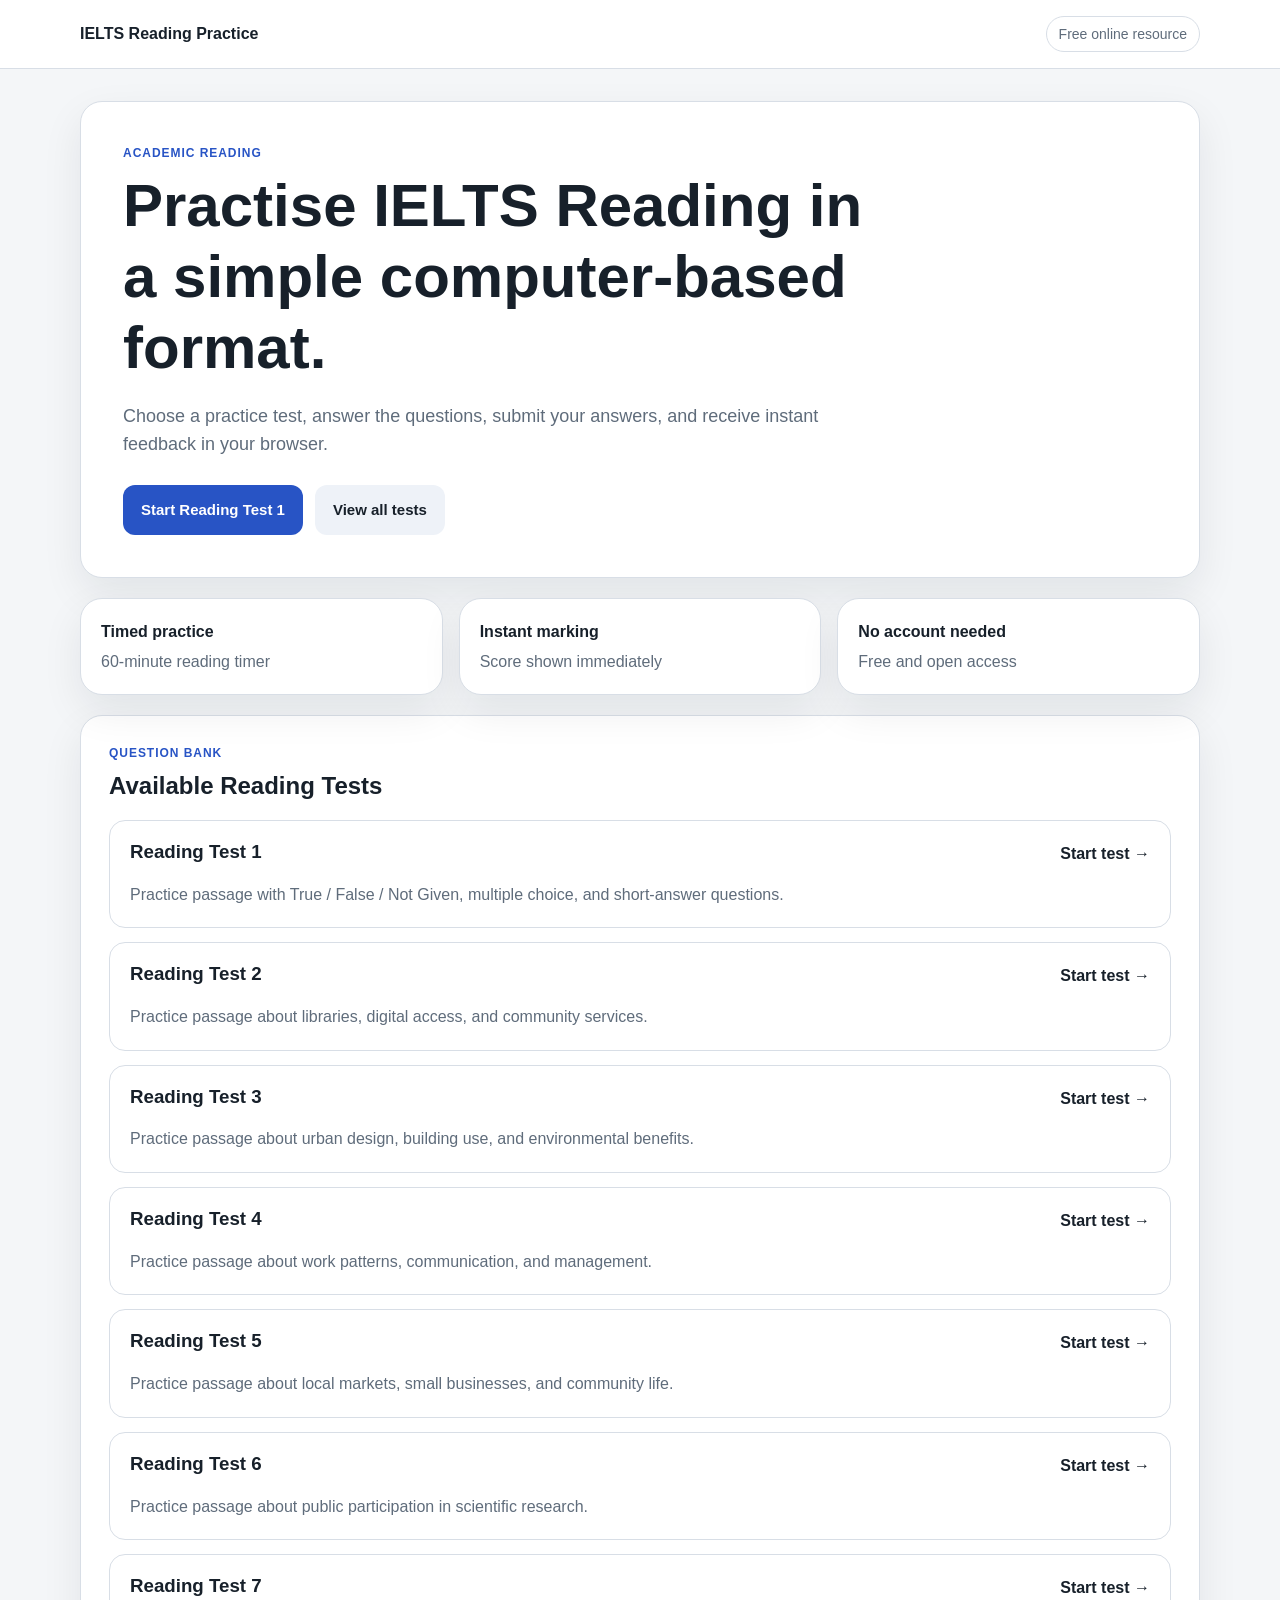
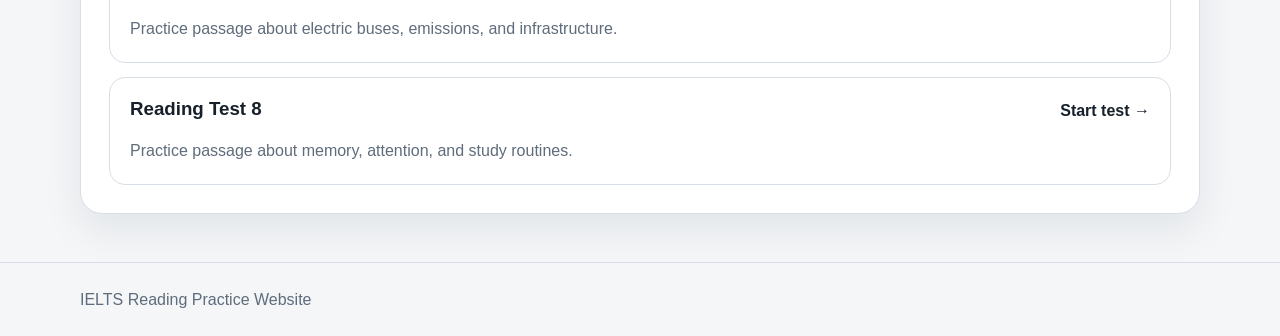
<file: index.html>
<!DOCTYPE html>
<html lang="en">
<head>
  <meta charset="UTF-8" />
  <meta name="viewport" content="width=device-width, initial-scale=1.0" />
  <title>IELTS Reading Practice</title>
  <link rel="stylesheet" href="css/style.css" />
</head>
<body>
  <header class="site-header">
    <div class="container header-inner">
      <a class="brand" href="index.html">IELTS Reading Practice</a>
      <span class="badge">Free online resource</span>
    </div>
  </header>

  <main class="container home-layout">
    <section class="hero card">
      <p class="eyebrow">Academic Reading</p>
      <h1>Practise IELTS Reading in a simple computer-based format.</h1>
      <p class="hero-text">
        Choose a practice test, answer the questions, submit your answers, and receive instant feedback in your browser.
      </p>
      <div class="hero-actions">
        <a class="button primary" href="test.html?test=reading-test-1">Start Reading Test 1</a>
        <a class="button secondary" href="#tests">View all tests</a>
      </div>
    </section>

    <section class="stats-grid" aria-label="Website features">
      <article class="mini-card">
        <strong>Timed practice</strong>
        <span>60-minute reading timer</span>
      </article>
      <article class="mini-card">
        <strong>Instant marking</strong>
        <span>Score shown immediately</span>
      </article>
      <article class="mini-card">
        <strong>No account needed</strong>
        <span>Free and open access</span>
      </article>
    </section>

    <section id="tests" class="card">
      <div class="section-heading">
        <p class="eyebrow">Question bank</p>
        <h2>Available Reading Tests</h2>
      </div>
      <div id="test-list" class="test-list">
        <p>Loading tests...</p>
      </div>
    </section>
  </main>

  <footer class="site-footer">
    <div class="container">IELTS Reading Practice Website</div>
  </footer>

  <script src="js/home.js"></script>
</body>
</html>
</file>
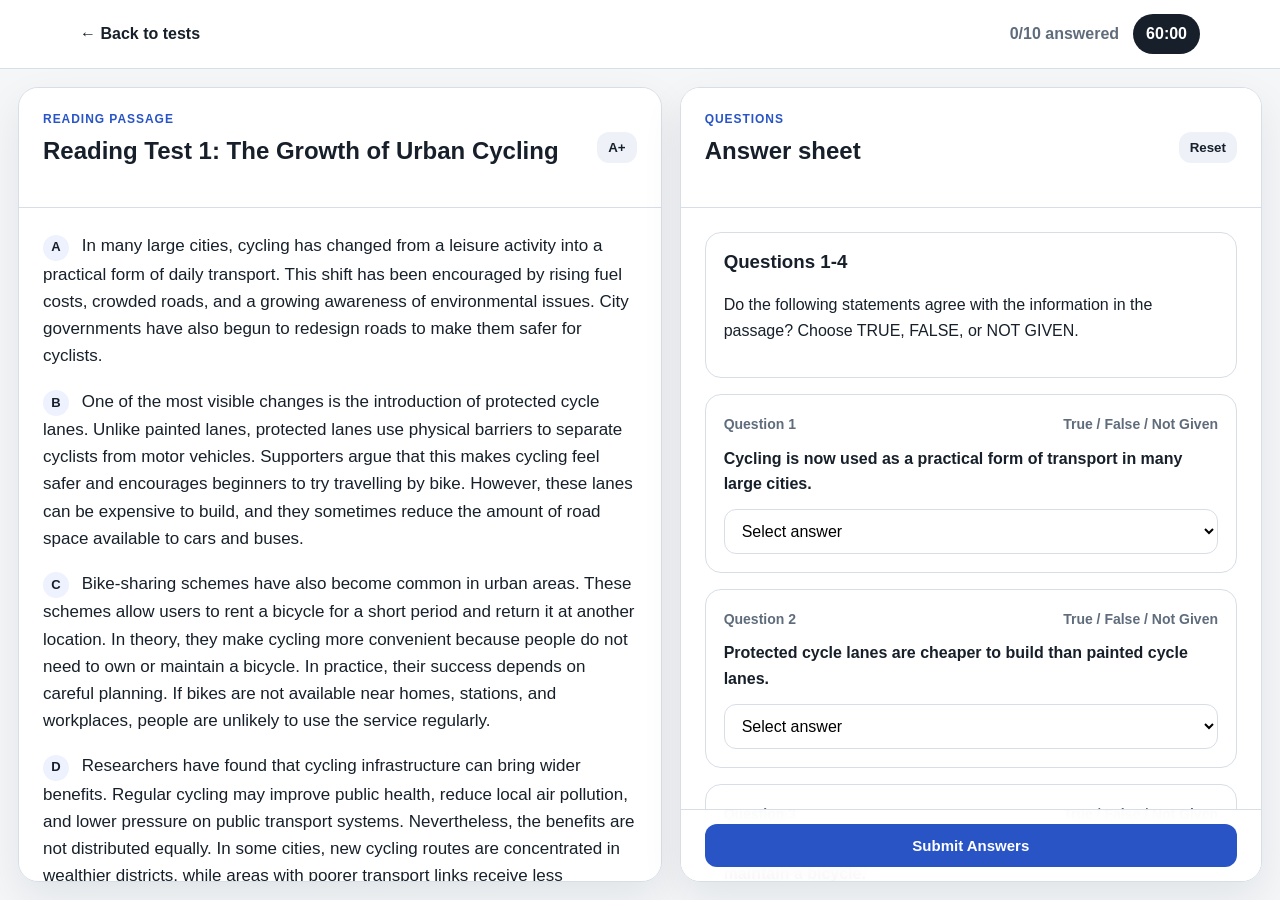
<file: test.html>
<!DOCTYPE html>
<html lang="en">
<head>
  <meta charset="UTF-8" />
  <meta name="viewport" content="width=device-width, initial-scale=1.0" />
  <title>IELTS Reading Test</title>
  <link rel="stylesheet" href="css/style.css" />
</head>
<body>
  <header class="test-header">
    <div class="container test-header-inner">
      <a class="back-link" href="index.html">← Back to tests</a>
      <div class="test-status">
        <span id="question-progress">0 answered</span>
        <span id="timer" class="timer">60:00</span>
      </div>
    </div>
  </header>

  <main class="test-shell">
    <section class="passage-panel" aria-label="Reading passage">
      <div class="panel-toolbar">
        <div>
          <p class="eyebrow">Reading passage</p>
          <h1 id="test-title">Loading...</h1>
        </div>
        <button id="increase-font" class="small-button" type="button">A+</button>
      </div>
      <article id="passage" class="passage-content"></article>
    </section>

    <section class="questions-panel" aria-label="Questions">
      <div class="panel-toolbar sticky-toolbar">
        <div>
          <p class="eyebrow">Questions</p>
          <h2>Answer sheet</h2>
        </div>
        <button id="reset-test" class="small-button" type="button">Reset</button>
      </div>

      <form id="answers-form" class="questions-form"></form>

      <div class="submit-bar">
        <button id="submit-button" class="button primary full-width" type="button">Submit Answers</button>
      </div>

      <section id="result" class="result-box hidden" aria-live="polite"></section>
    </section>
  </main>

  <script src="js/app.js"></script>
</body>
</html>
</file>
<file: css/style.css>
:root {
  --bg: #f4f6f8;
  --panel: #ffffff;
  --text: #17202a;
  --muted: #5f6c7b;
  --border: #d8dee6;
  --primary: #2854c5;
  --primary-dark: #1e3f94;
  --good-bg: #eaf7ef;
  --good-text: #176b35;
  --bad-bg: #fff0f0;
  --bad-text: #a32626;
  --warning-bg: #fff8e5;
  --warning-text: #7a5600;
  --shadow: 0 16px 40px rgba(15, 23, 42, 0.08);
}

* {
  box-sizing: border-box;
}

body {
  margin: 0;
  font-family: Arial, Helvetica, sans-serif;
  background: var(--bg);
  color: var(--text);
  line-height: 1.6;
}

.container {
  width: min(1120px, calc(100% - 32px));
  margin: 0 auto;
}

.site-header,
.test-header {
  background: var(--panel);
  border-bottom: 1px solid var(--border);
}

.site-header {
  position: sticky;
  top: 0;
  z-index: 20;
}

.header-inner,
.test-header-inner {
  display: flex;
  align-items: center;
  justify-content: space-between;
  min-height: 68px;
  gap: 16px;
}

.brand,
.back-link {
  color: var(--text);
  font-weight: 700;
  text-decoration: none;
}

.badge {
  border: 1px solid var(--border);
  border-radius: 999px;
  padding: 6px 12px;
  color: var(--muted);
  font-size: 14px;
}

.home-layout {
  padding: 32px 0 48px;
}

.card,
.mini-card {
  background: var(--panel);
  border: 1px solid var(--border);
  border-radius: 22px;
  box-shadow: var(--shadow);
}

.hero {
  padding: 42px;
}

.eyebrow {
  margin: 0 0 8px;
  color: var(--primary);
  font-size: 12px;
  font-weight: 700;
  letter-spacing: 0.08em;
  text-transform: uppercase;
}

h1,
h2,
h3 {
  margin-top: 0;
  line-height: 1.18;
}

.hero h1 {
  max-width: 780px;
  font-size: clamp(34px, 6vw, 60px);
  margin-bottom: 18px;
}

.hero-text {
  max-width: 720px;
  color: var(--muted);
  font-size: 18px;
}

.hero-actions {
  display: flex;
  gap: 12px;
  flex-wrap: wrap;
  margin-top: 26px;
}

.button,
.small-button {
  border: 0;
  border-radius: 12px;
  cursor: pointer;
  font-weight: 700;
  text-decoration: none;
  display: inline-flex;
  justify-content: center;
  align-items: center;
}

.button {
  padding: 13px 18px;
  font-size: 15px;
}

.small-button {
  background: #eef2f8;
  color: var(--text);
  padding: 8px 11px;
}

.primary {
  background: var(--primary);
  color: #fff;
}

.primary:hover {
  background: var(--primary-dark);
}

.secondary {
  background: #eef2f8;
  color: var(--text);
}

.full-width {
  width: 100%;
}

.stats-grid {
  display: grid;
  grid-template-columns: repeat(3, 1fr);
  gap: 16px;
  margin: 20px 0;
}

.mini-card {
  padding: 20px;
}

.mini-card strong,
.mini-card span {
  display: block;
}

.mini-card span {
  color: var(--muted);
  margin-top: 4px;
}

.section-heading {
  padding: 28px 28px 0;
}

.test-list {
  display: grid;
  gap: 14px;
  padding: 0 28px 28px;
}

.test-card {
  display: flex;
  justify-content: space-between;
  gap: 18px;
  padding: 20px;
  border: 1px solid var(--border);
  border-radius: 16px;
  text-decoration: none;
  color: var(--text);
  background: #fff;
}

.test-card:hover {
  border-color: var(--primary);
}

.test-card p {
  margin: 6px 0 0;
  color: var(--muted);
}

.site-footer {
  padding: 24px 0;
  color: var(--muted);
  border-top: 1px solid var(--border);
}

.test-header {
  position: sticky;
  top: 0;
  z-index: 30;
}

.test-status {
  display: flex;
  align-items: center;
  gap: 14px;
  color: var(--muted);
  font-weight: 700;
}

.timer {
  background: var(--text);
  color: #fff;
  border-radius: 999px;
  padding: 7px 13px;
  font-variant-numeric: tabular-nums;
}

.test-shell {
  display: grid;
  grid-template-columns: minmax(0, 1.05fr) minmax(360px, 0.95fr);
  gap: 18px;
  height: calc(100vh - 69px);
  padding: 18px;
}

.passage-panel,
.questions-panel {
  background: var(--panel);
  border: 1px solid var(--border);
  border-radius: 20px;
  overflow: auto;
  box-shadow: var(--shadow);
}

.panel-toolbar {
  display: flex;
  align-items: center;
  justify-content: space-between;
  gap: 16px;
  padding: 22px 24px;
  border-bottom: 1px solid var(--border);
  background: #fff;
}

.sticky-toolbar {
  position: sticky;
  top: 0;
  z-index: 5;
}

.passage-content {
  padding: 24px;
  font-size: 17px;
}

.passage-content.large-text {
  font-size: 19px;
}

.passage-content p {
  margin-top: 0;
  margin-bottom: 18px;
}

.questions-form {
  padding: 24px;
  padding-bottom: 96px;
}

.question-card {
  border: 1px solid var(--border);
  border-radius: 16px;
  padding: 18px;
  margin-bottom: 16px;
  background: #fff;
}

.question-card.correct {
  border-color: #a4dfb6;
  background: var(--good-bg);
}

.question-card.incorrect {
  border-color: #f1a3a3;
  background: var(--bad-bg);
}

.question-meta {
  display: flex;
  justify-content: space-between;
  gap: 12px;
  margin-bottom: 10px;
  color: var(--muted);
  font-size: 14px;
  font-weight: 700;
}

.question-text {
  margin: 0 0 12px;
  font-weight: 700;
}

.answer-input,
.answer-select {
  width: 100%;
  border: 1px solid var(--border);
  border-radius: 12px;
  padding: 12px 13px;
  font-size: 16px;
  background: #fff;
}

.options-list {
  display: grid;
  gap: 10px;
}

.option-item {
  display: flex;
  gap: 10px;
  align-items: flex-start;
  border: 1px solid var(--border);
  border-radius: 12px;
  padding: 11px;
  cursor: pointer;
  background: #fff;
}

.feedback {
  margin-top: 12px;
  padding: 12px;
  border-radius: 12px;
  background: #fff;
  color: var(--muted);
  font-size: 14px;
}

.submit-bar {
  position: sticky;
  bottom: 0;
  padding: 14px 24px;
  border-top: 1px solid var(--border);
  background: rgba(255, 255, 255, 0.94);
  backdrop-filter: blur(10px);
}

.result-box {
  margin: 0 24px 24px;
  padding: 20px;
  border-radius: 16px;
  border: 1px solid var(--border);
  background: #fff;
}

.result-box h3 {
  margin-bottom: 8px;
}

.result-grid {
  display: grid;
  grid-template-columns: repeat(3, 1fr);
  gap: 10px;
  margin-top: 16px;
}

.result-item {
  background: #f5f7fb;
  border-radius: 14px;
  padding: 14px;
}

.result-item span {
  display: block;
  color: var(--muted);
  font-size: 13px;
}

.result-item strong {
  display: block;
  font-size: 22px;
}

.hidden {
  display: none;
}

@media (max-width: 900px) {
  .stats-grid,
  .result-grid {
    grid-template-columns: 1fr;
  }

  .hero {
    padding: 28px;
  }

  .test-shell {
    display: block;
    height: auto;
    padding: 12px;
  }

  .passage-panel,
  .questions-panel {
    max-height: none;
    margin-bottom: 12px;
  }

  .test-card {
    display: block;
  }
}

/* Detailed explanation and evidence highlighting */
.passage-paragraph {
  position: relative;
  transition: background 0.2s ease, border-color 0.2s ease;
}

.paragraph-label {
  display: inline-flex;
  align-items: center;
  justify-content: center;
  min-width: 26px;
  height: 26px;
  margin-right: 8px;
  border-radius: 999px;
  background: #eef2ff;
  font-weight: 700;
  font-size: 13px;
}

.active-paragraph {
  border-left: 4px solid #64748b;
  padding-left: 14px;
  background: #f8fafc;
}

.evidence-highlight {
  border-radius: 5px;
  padding: 2px 3px;
}

.evidence-highlight.support,
.evidence-item.support {
  background: #ecfdf5;
}

.evidence-highlight.contradiction,
.evidence-item.contradiction {
  background: #fef2f2;
}

.evidence-highlight.related_not_enough,
.evidence-item.related_not_enough {
  background: #eff6ff;
}

.evidence-highlight.paraphrase,
.evidence-item.paraphrase {
  background: #f5f3ff;
}

.explanation-details {
  margin-top: 12px;
  border-top: 1px solid #e5e7eb;
  padding-top: 12px;
}

.explanation-details summary {
  cursor: pointer;
  font-weight: 700;
  margin-bottom: 8px;
}

.explanation-details p {
  margin: 8px 0;
}

.evidence-list {
  display: grid;
  gap: 10px;
  margin-top: 12px;
}

.evidence-item {
  border: 1px solid #e5e7eb;
  border-radius: 14px;
  padding: 12px;
}

.evidence-topline {
  display: flex;
  justify-content: space-between;
  gap: 8px;
  margin-bottom: 8px;
  font-size: 13px;
}

.evidence-topline span {
  color: var(--muted);
  text-transform: capitalize;
}

.evidence-item blockquote {
  margin: 8px 0;
  padding-left: 12px;
  border-left: 3px solid #cbd5e1;
  font-style: italic;
}

.evidence-button {
  margin-top: 6px;
}
</file>
